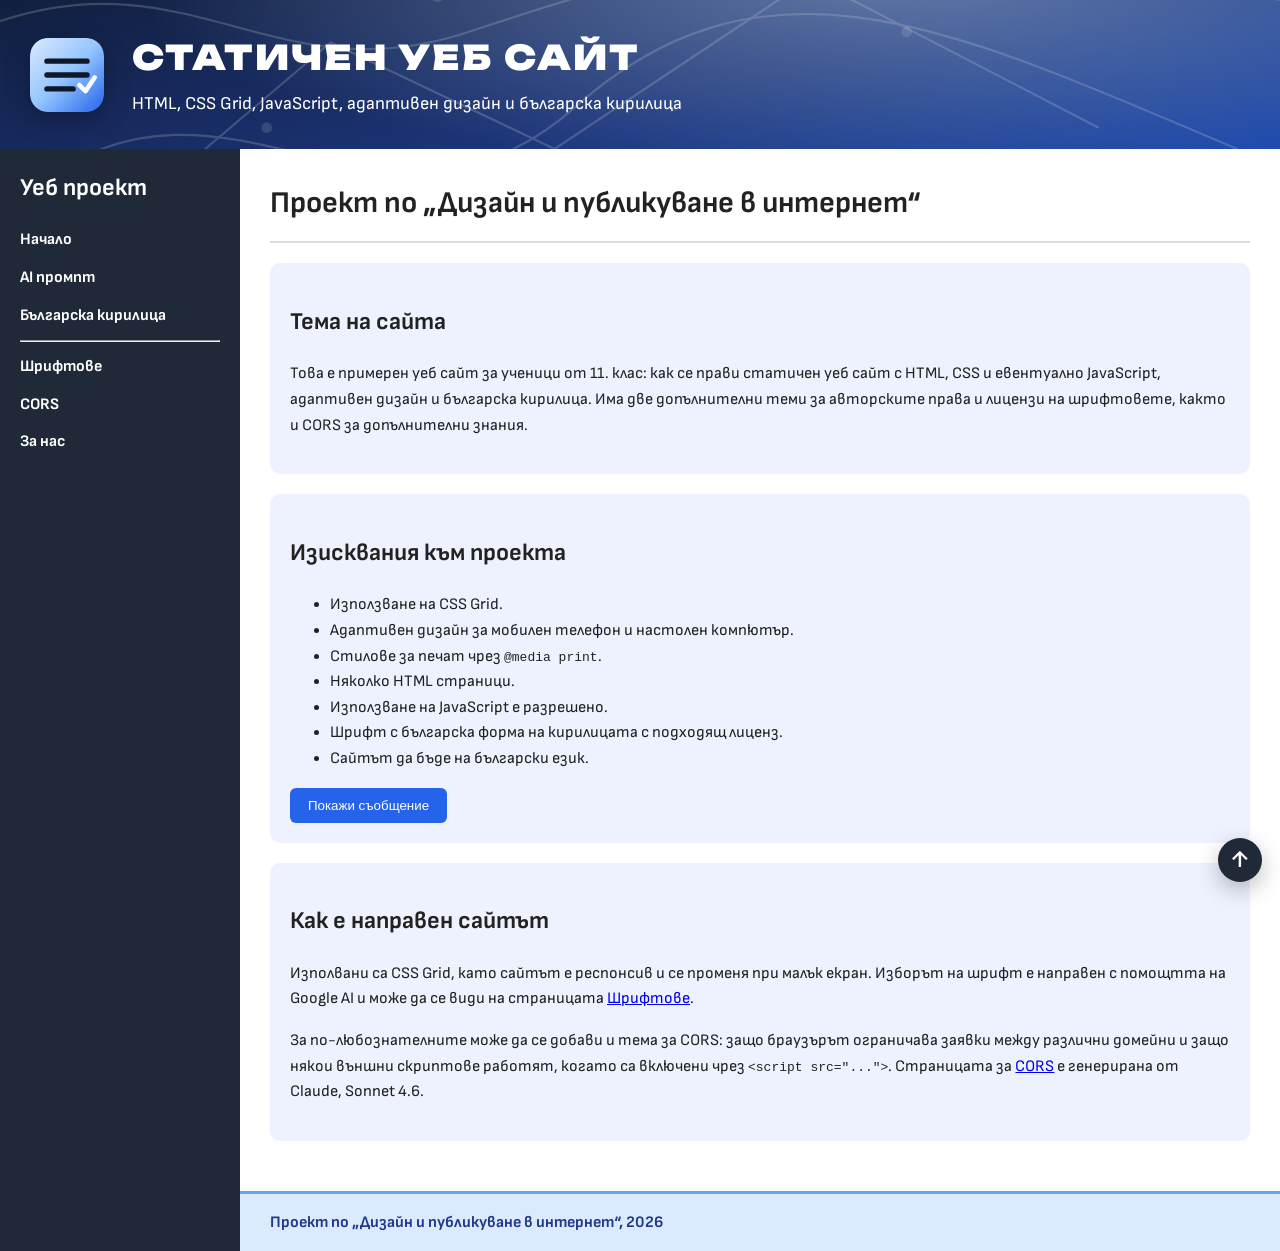
<file: index.html>
<!DOCTYPE html>
<html lang="bg">
<head>
    <meta charset="UTF-8">
    <meta name="viewport" content="width=device-width, initial-scale=1.0">
    <title>Начало</title>
    <link rel="stylesheet" href="styles.css">
</head>
<body>

<div class="page-grid">

    <aside>
        <h2>Уеб проект</h2>

        <button class="menu-toggle" onclick="toggleMenu()" aria-label="Покажи меню">⋮</button>

        <nav>
            <ul>
                <li><a href="index.html">Начало</a></li>
                <li><a href="ai.html">AI промпт</a></li>
                <li><a href="cyrillic.html">Българска кирилица</a></li>
				<li><hr></li>
				<li><a href="fonts.html">Шрифтове</a></li>
				<li><a href="cors.html">CORS</a></li>
                <li><a href="about.html">За нас</a></li>
            </ul>
        </nav>
    </aside>

    <header class="site-header" id="top">
        <img src="logo.svg" alt="Лого на проекта" class="logo">
        <div>
            <h1>Статичен уеб сайт</h1>
            <p>HTML, CSS Grid, JavaScript, адаптивен дизайн и българска кирилица</p>
        </div>
    </header>

    <main>
        <h2 class="page-title">Проект по „Дизайн и публикуване в интернет“</h2>

        <section class="card">
            <h2>Тема на сайта</h2>

            <p>
                Това е примерен уеб сайт за ученици от 11. клас:
                как се прави статичен уеб сайт с HTML, CSS и евентуално JavaScript,
                адаптивен дизайн и българска кирилица. 
				Има две допълнителни теми за авторските права и лицензи на шрифтовете,
				както и CORS за допълнителни знания.
            </p>
        </section>

        <section class="card">
            <h2>Изисквания към проекта</h2>

            <ul>
                <li>Използване на CSS Grid.</li>
                <li>Адаптивен дизайн за мобилен телефон и настолен компютър.</li>
                <li>Стилове за печат чрез <code>@media print</code>.</li>
                <li>Няколко HTML страници.</li>
                <li>Използване на JavaScript e разрешено.</li>
                <li>Шрифт с българска форма на кирилицата с подходящ лиценз.</li>
                <li>Сайтът да бъде на български език.</li>
            </ul>

            <button onclick="showMessage()">Покажи съобщение</button>
        </section>

        <section class="card">
            <h2>Как е направен сайтът</h2>

            <p>
                Изполвани са CSS Grid, като сайтът е респонсив и
                се променя при малък екран. Изборът на шрифт е направен
				с помощтта на Google AI и може да се види на страницата
                <a href="fonts.html">Шрифтове</a>.
            </p>

            <p>
                За по-любознателните може да се добави и тема за CORS:
                защо браузърът ограничава заявки между различни домейни
                и защо някои външни скриптове работят, когато са включени
                чрез <code>&lt;script src="..."&gt;</code>.
				Страницата за <a href="cors.html">CORS</a> 
				e генерирана от Claude, Sonnet 4.6.
            </p>
        </section>

    </main>

    <footer class="site-footer">
        Проект по „Дизайн и публикуване в интернет“, 2026
    </footer>

    <a href="#top" class="back-to-top" aria-label="Върни се в началото">↑</a>

</div>


</body>
</html>
</file>
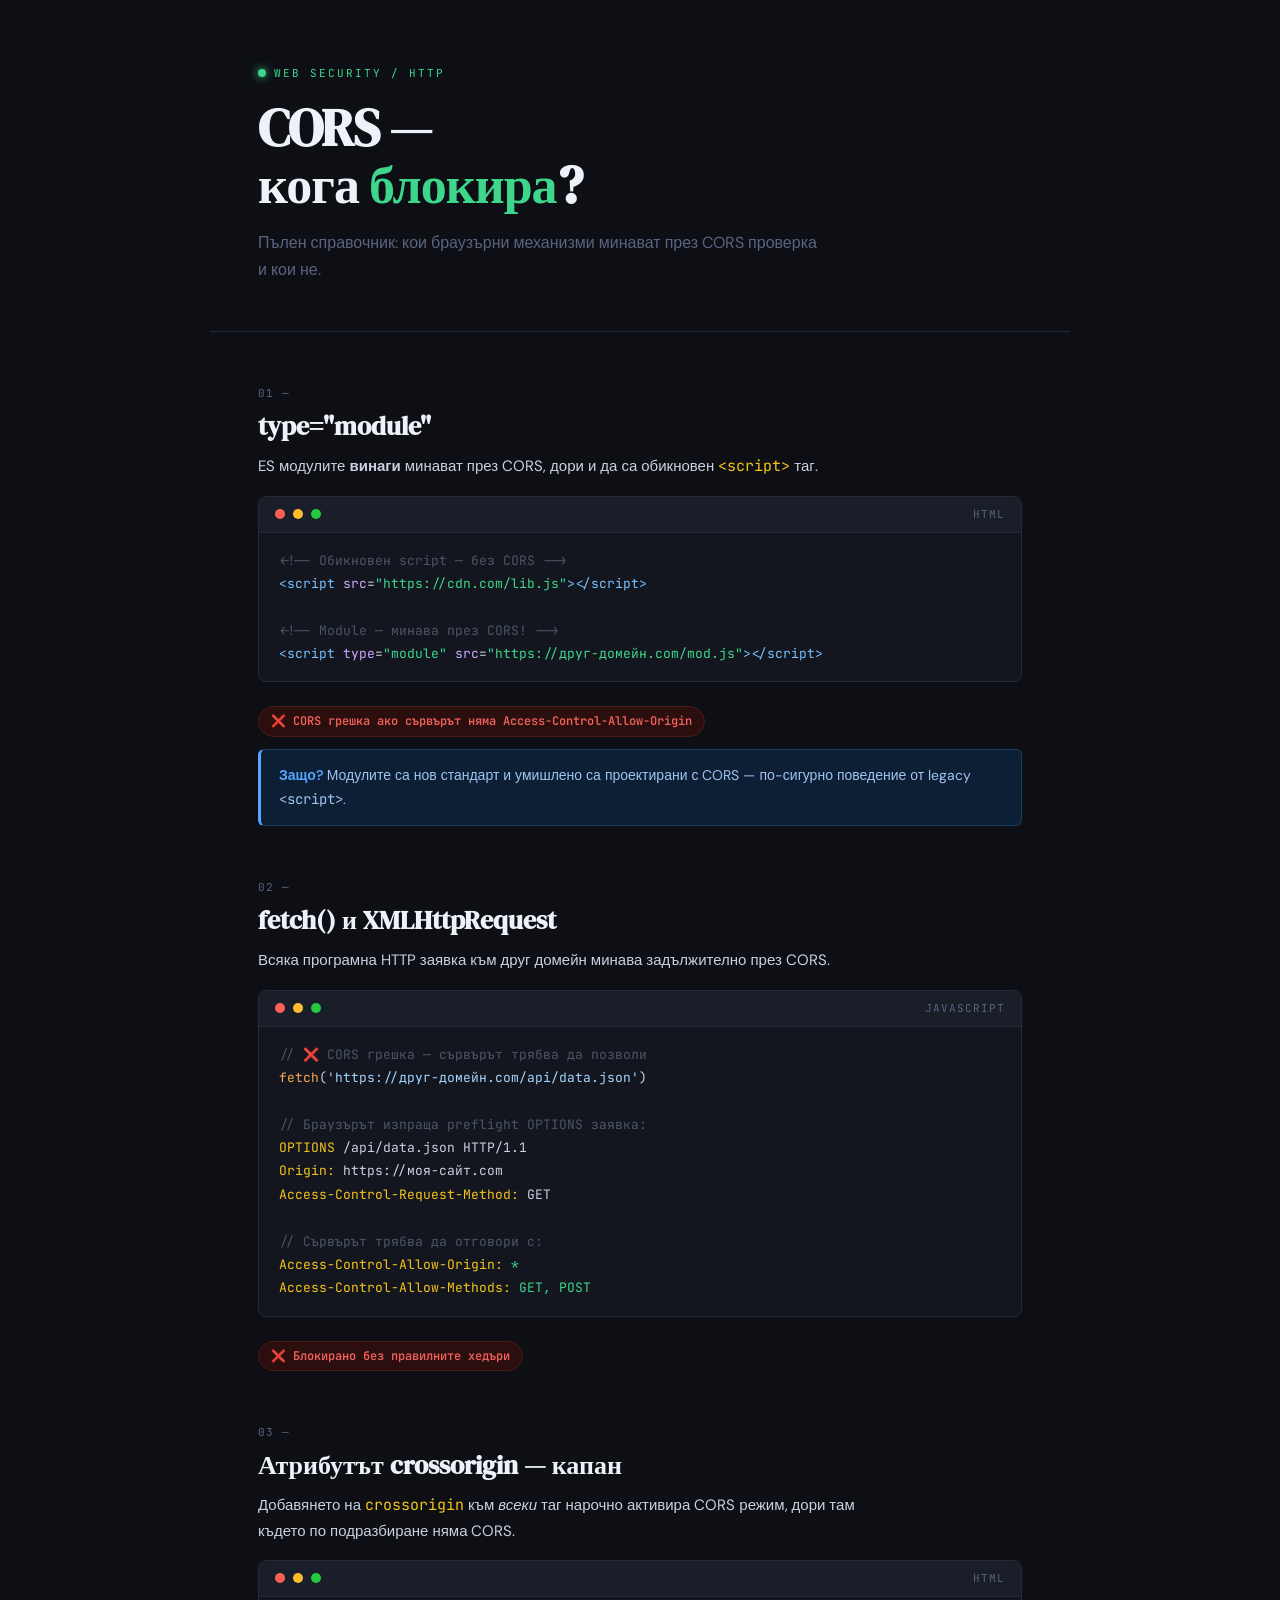
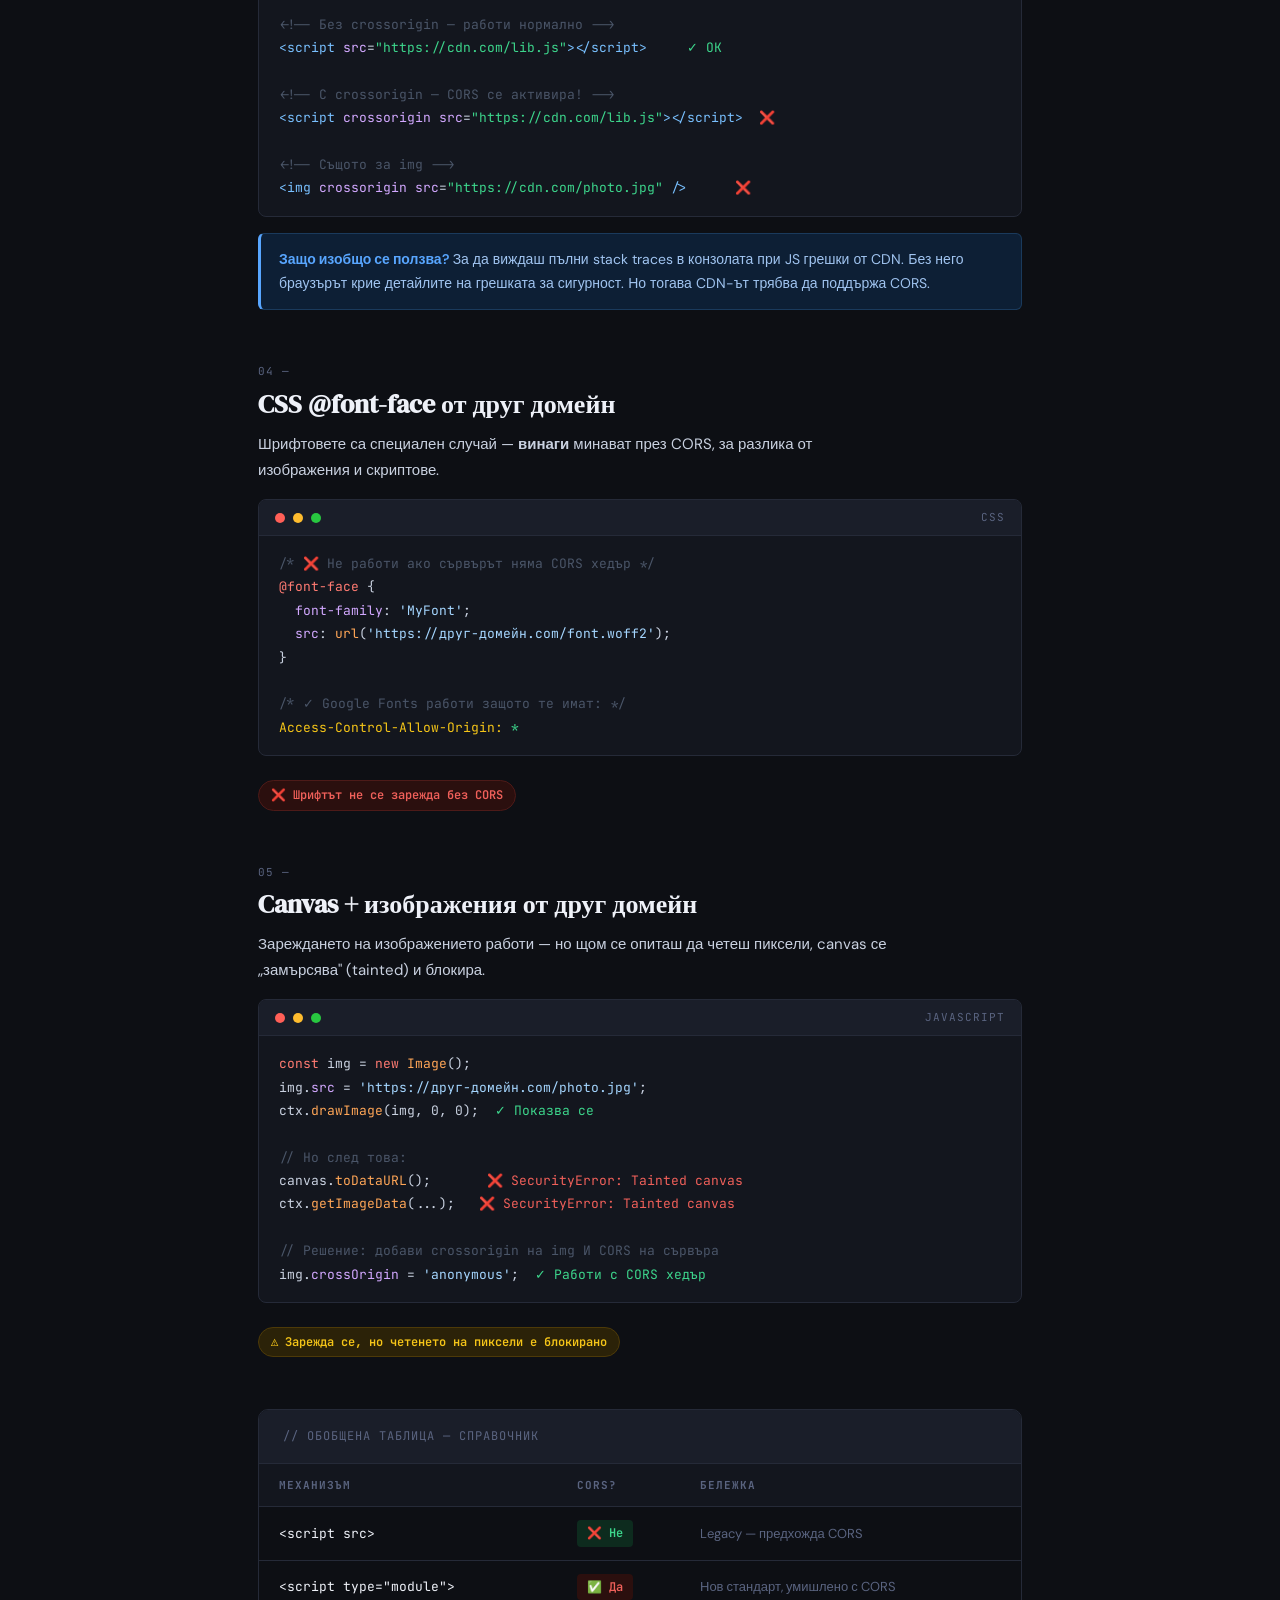
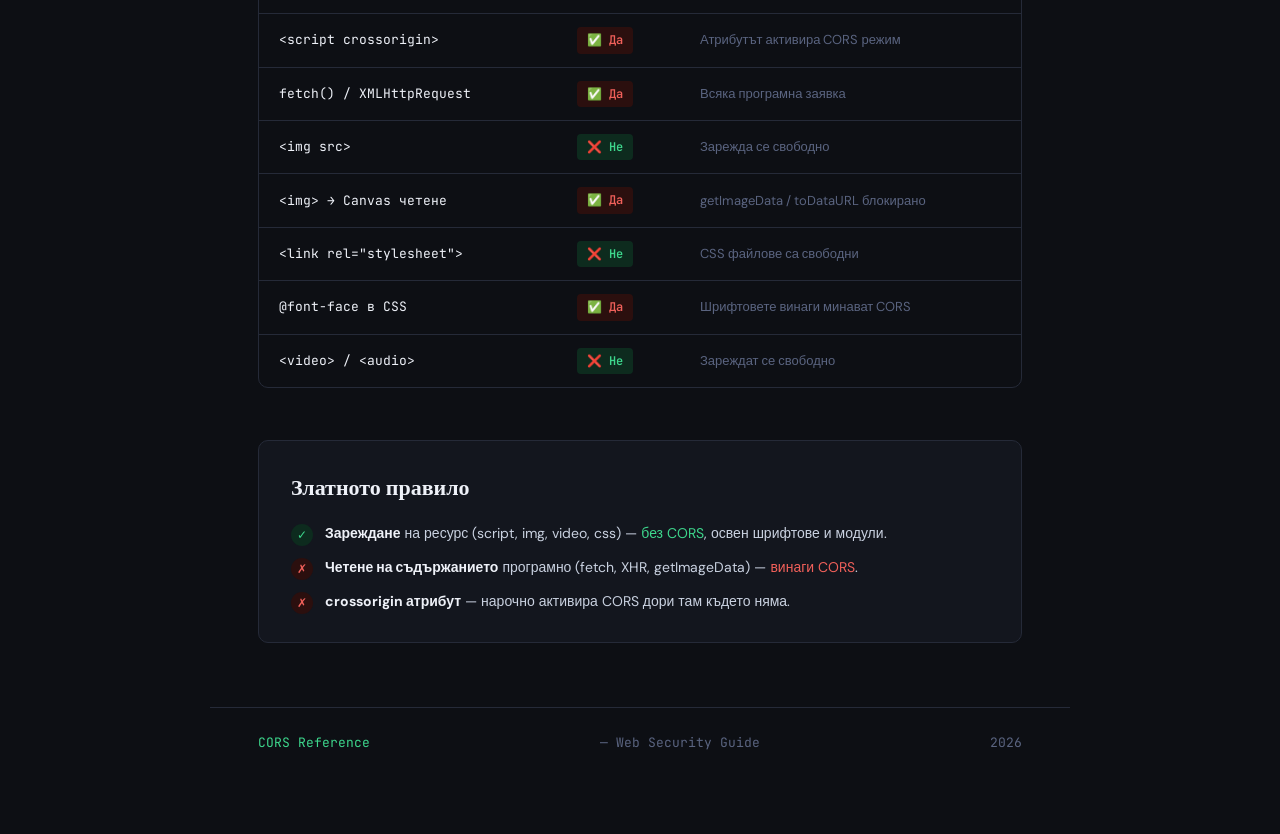
<file: cors.html>
<!DOCTYPE html>
<html lang="bg">
<head>
  <meta charset="UTF-8" />
  <meta name="viewport" content="width=device-width, initial-scale=1.0" />
  <title>CORS — Кога блокира?</title>
  <link rel="preconnect" href="https://fonts.googleapis.com" />
  <link rel="preconnect" href="https://fonts.gstatic.com" crossorigin />
  <link href="https://fonts.googleapis.com/css2?family=JetBrains+Mono:wght@400;600&family=DM+Sans:wght@400;500;600&family=DM+Serif+Display&display=swap" rel="stylesheet" />
  <style>
    *, *::before, *::after { box-sizing: border-box; margin: 0; padding: 0; }

    :root {
      --bg:        #0d0f14;
      --bg2:       #13161e;
      --bg3:       #1a1e29;
      --border:    #252a38;
      --text:      #c9d1e0;
      --text-dim:  #5a6480;
      --text-head: #eef1f8;
      --green:     #3dd68c;
      --green-bg:  #0d2b1e;
      --red:       #f0605a;
      --red-bg:    #2b0f0e;
      --yellow:    #f5c518;
      --yellow-bg: #2b2208;
      --blue:      #58a6ff;
      --blue-bg:   #0d1f35;
      --mono:      'JetBrains Mono', monospace;
      --sans:      'DM Sans', sans-serif;
      --serif:     'DM Serif Display', serif;
    }

    body {
      font-family: var(--sans);
      background: var(--bg);
      color: var(--text);
      line-height: 1.7;
      font-size: 15px;
      padding: 0 0 80px;
    }

    /* ── Hero ── */
    .hero {
      padding: 64px 48px 48px;
      border-bottom: 1px solid var(--border);
      max-width: 860px;
      margin: 0 auto;
    }
    .hero-tag {
      font-family: var(--mono);
      font-size: 11px;
      color: var(--green);
      letter-spacing: 2px;
      text-transform: uppercase;
      margin-bottom: 16px;
      display: flex;
      align-items: center;
      gap: 8px;
    }
    .hero-tag::before {
      content: '';
      display: inline-block;
      width: 8px; height: 8px;
      border-radius: 50%;
      background: var(--green);
      box-shadow: 0 0 8px var(--green);
    }
    .hero h1 {
      font-family: var(--serif);
      font-size: 52px;
      color: var(--text-head);
      line-height: 1.1;
      letter-spacing: -1px;
      margin-bottom: 16px;
    }
    .hero h1 span { color: var(--green); }
    .hero p {
      color: var(--text-dim);
      font-size: 16px;
      max-width: 560px;
    }

    /* ── Content ── */
    .content {
      max-width: 860px;
      margin: 0 auto;
      padding: 0 48px;
    }

    /* ── Section ── */
    .section {
      margin-top: 52px;
    }
    .section-num {
      font-family: var(--mono);
      font-size: 11px;
      color: var(--text-dim);
      letter-spacing: 1px;
      margin-bottom: 8px;
    }
    .section h2 {
      font-family: var(--serif);
      font-size: 26px;
      color: var(--text-head);
      margin-bottom: 12px;
      line-height: 1.2;
    }
    .section > p {
      color: var(--text);
      margin-bottom: 16px;
      max-width: 640px;
    }

    /* ── Code block ── */
    .code-block {
      background: var(--bg2);
      border: 1px solid var(--border);
      border-radius: 8px;
      overflow: hidden;
      margin: 16px 0;
      font-family: var(--mono);
      font-size: 13px;
    }
    .code-header {
      background: var(--bg3);
      padding: 8px 16px;
      display: flex;
      align-items: center;
      gap: 8px;
      border-bottom: 1px solid var(--border);
    }
    .code-dot { width: 10px; height: 10px; border-radius: 50%; }
    .code-lang {
      font-size: 11px;
      color: var(--text-dim);
      margin-left: auto;
      letter-spacing: 1px;
      text-transform: uppercase;
    }
    .code-body {
      padding: 16px 20px;
      white-space: pre;
      overflow-x: auto;
      line-height: 1.8;
    }
    .c-comment { color: #4a5568; }
    .c-tag     { color: #79c0ff; }
    .c-attr    { color: #d2a8ff; }
    .c-val     { color: var(--green); }
    .c-str     { color: #a5d6ff; }
    .c-fn      { color: #ffa657; }
    .c-kw      { color: #ff7b72; }
    .c-ok      { color: var(--green); }
    .c-err     { color: var(--red); }
    .c-hdr     { color: var(--yellow); }

    /* ── Result badge ── */
    .result {
      display: inline-flex;
      align-items: center;
      gap: 6px;
      padding: 4px 12px;
      border-radius: 20px;
      font-family: var(--mono);
      font-size: 12px;
      font-weight: 600;
      margin-top: 8px;
    }
    .result.ok  { background: var(--green-bg); color: var(--green); border: 1px solid #1a4d35; }
    .result.err { background: var(--red-bg);   color: var(--red);   border: 1px solid #4d1a18; }
    .result.warn{ background: var(--yellow-bg);color: var(--yellow);border: 1px solid #4d3a08; }

    /* ── Note box ── */
    .note {
      background: var(--blue-bg);
      border: 1px solid #1a3a5c;
      border-left: 3px solid var(--blue);
      border-radius: 6px;
      padding: 14px 18px;
      font-size: 14px;
      color: #a0c4f0;
      margin: 16px 0;
    }
    .note strong { color: var(--blue); font-weight: 600; }

    /* ── Big Table ── */
    .table-wrap {
      margin-top: 52px;
      border: 1px solid var(--border);
      border-radius: 10px;
      overflow: hidden;
    }
    .table-title {
      background: var(--bg3);
      padding: 16px 24px;
      font-family: var(--mono);
      font-size: 12px;
      color: var(--text-dim);
      letter-spacing: 1px;
      text-transform: uppercase;
      border-bottom: 1px solid var(--border);
    }
    table {
      width: 100%;
      border-collapse: collapse;
      font-size: 14px;
    }
    thead th {
      background: var(--bg2);
      padding: 12px 20px;
      text-align: left;
      font-size: 11px;
      font-family: var(--mono);
      letter-spacing: 1px;
      text-transform: uppercase;
      color: var(--text-dim);
      border-bottom: 1px solid var(--border);
    }
    tbody tr {
      border-bottom: 1px solid var(--border);
      transition: background 0.1s;
    }
    tbody tr:last-child { border-bottom: none; }
    tbody tr:hover { background: var(--bg2); }
    tbody td {
      padding: 13px 20px;
      vertical-align: middle;
    }
    .td-code {
      font-family: var(--mono);
      font-size: 13px;
      color: var(--text-head);
    }
    .td-desc {
      color: var(--text-dim);
      font-size: 13px;
    }
    .badge {
      display: inline-flex;
      align-items: center;
      gap: 5px;
      padding: 3px 10px;
      border-radius: 4px;
      font-family: var(--mono);
      font-size: 12px;
      font-weight: 600;
    }
    .badge.no  { background: var(--green-bg); color: var(--green); }
    .badge.yes { background: var(--red-bg);   color: var(--red);   }

    /* ── Rule box ── */
    .rule-box {
      margin-top: 52px;
      background: var(--bg2);
      border: 1px solid var(--border);
      border-radius: 10px;
      padding: 28px 32px;
    }
    .rule-box h3 {
      font-family: var(--serif);
      font-size: 22px;
      color: var(--text-head);
      margin-bottom: 16px;
    }
    .rule-list {
      list-style: none;
      display: flex;
      flex-direction: column;
      gap: 10px;
    }
    .rule-list li {
      display: flex;
      gap: 12px;
      align-items: flex-start;
      font-size: 14px;
    }
    .rule-icon {
      flex-shrink: 0;
      width: 22px; height: 22px;
      border-radius: 50%;
      display: flex; align-items: center; justify-content: center;
      font-size: 12px;
      margin-top: 2px;
    }
    .rule-icon.ok  { background: var(--green-bg); color: var(--green); }
    .rule-icon.bad { background: var(--red-bg);   color: var(--red);   }

    /* ── Footer ── */
    footer {
      max-width: 860px;
      margin: 64px auto 0;
      padding: 24px 48px 0;
      border-top: 1px solid var(--border);
      color: var(--text-dim);
      font-size: 13px;
      font-family: var(--mono);
      display: flex;
      justify-content: space-between;
    }
    footer span { color: var(--green); }
  </style>
</head>
<body>

  <div class="hero">
    <div class="hero-tag">Web Security / HTTP</div>
    <h1>CORS —<br>кога <span>блокира</span>?</h1>
    <p>Пълен справочник: кои браузърни механизми минават през CORS проверка и кои не.</p>
  </div>

  <div class="content">

    <!-- 1. type=module -->
    <div class="section">
      <div class="section-num">01 —</div>
      <h2>type="module"</h2>
      <p>ES модулите <strong>винаги</strong> минават през CORS, дори и да са обикновен <code style="font-family:var(--mono);color:var(--yellow)">&lt;script&gt;</code> таг.</p>
      <div class="code-block">
        <div class="code-header">
          <div class="code-dot" style="background:#ff5f57"></div>
          <div class="code-dot" style="background:#febc2e"></div>
          <div class="code-dot" style="background:#28c840"></div>
          <span class="code-lang">HTML</span>
        </div>
        <div class="code-body"><span class="c-comment">&lt;!-- Обикновен script — без CORS --&gt;</span>
<span class="c-tag">&lt;script</span> <span class="c-attr">src</span>=<span class="c-val">"https://cdn.com/lib.js"</span><span class="c-tag">&gt;&lt;/script&gt;</span>

<span class="c-comment">&lt;!-- Module — минава през CORS! --&gt;</span>
<span class="c-tag">&lt;script</span> <span class="c-attr">type</span>=<span class="c-val">"module"</span> <span class="c-attr">src</span>=<span class="c-val">"https://друг-домейн.com/mod.js"</span><span class="c-tag">&gt;&lt;/script&gt;</span></div>
      </div>
      <span class="result err">❌ CORS грешка ако сървърът няма Access-Control-Allow-Origin</span>
      <div class="note" style="margin-top:12px">
        <strong>Защо?</strong> Модулите са нов стандарт и умишлено са проектирани с CORS — по-сигурно поведение от legacy <code style="font-family:var(--mono)">&lt;script&gt;</code>.
      </div>
    </div>

    <!-- 2. fetch / XHR -->
    <div class="section">
      <div class="section-num">02 —</div>
      <h2>fetch() и XMLHttpRequest</h2>
      <p>Всяка програмна HTTP заявка към друг домейн минава задължително през CORS.</p>
      <div class="code-block">
        <div class="code-header">
          <div class="code-dot" style="background:#ff5f57"></div>
          <div class="code-dot" style="background:#febc2e"></div>
          <div class="code-dot" style="background:#28c840"></div>
          <span class="code-lang">JavaScript</span>
        </div>
        <div class="code-body"><span class="c-comment">// ❌ CORS грешка — сървърът трябва да позволи</span>
<span class="c-fn">fetch</span>(<span class="c-str">'https://друг-домейн.com/api/data.json'</span>)

<span class="c-comment">// Браузърът изпраща preflight OPTIONS заявка:</span>
<span class="c-hdr">OPTIONS</span> /api/data.json HTTP/1.1
<span class="c-hdr">Origin:</span> https://моя-сайт.com
<span class="c-hdr">Access-Control-Request-Method:</span> GET

<span class="c-comment">// Сървърът трябва да отговори с:</span>
<span class="c-hdr">Access-Control-Allow-Origin:</span> <span class="c-ok">*</span>
<span class="c-hdr">Access-Control-Allow-Methods:</span> <span class="c-ok">GET, POST</span></div>
      </div>
      <span class="result err">❌ Блокирано без правилните хедъри</span>
    </div>

    <!-- 3. crossorigin атрибут -->
    <div class="section">
      <div class="section-num">03 —</div>
      <h2>Атрибутът crossorigin — капан</h2>
      <p>Добавянето на <code style="font-family:var(--mono);color:var(--yellow)">crossorigin</code> към <em>всеки</em> таг нарочно активира CORS режим, дори там където по подразбиране няма CORS.</p>
      <div class="code-block">
        <div class="code-header">
          <div class="code-dot" style="background:#ff5f57"></div>
          <div class="code-dot" style="background:#febc2e"></div>
          <div class="code-dot" style="background:#28c840"></div>
          <span class="code-lang">HTML</span>
        </div>
        <div class="code-body"><span class="c-comment">&lt;!-- Без crossorigin — работи нормално --&gt;</span>
<span class="c-tag">&lt;script</span> <span class="c-attr">src</span>=<span class="c-val">"https://cdn.com/lib.js"</span><span class="c-tag">&gt;&lt;/script&gt;</span>     <span class="c-ok">✓ OK</span>

<span class="c-comment">&lt;!-- С crossorigin — CORS се активира! --&gt;</span>
<span class="c-tag">&lt;script</span> <span class="c-attr">crossorigin</span> <span class="c-attr">src</span>=<span class="c-val">"https://cdn.com/lib.js"</span><span class="c-tag">&gt;&lt;/script&gt;</span>  <span class="c-err">❌</span>

<span class="c-comment">&lt;!-- Същото за img --&gt;</span>
<span class="c-tag">&lt;img</span> <span class="c-attr">crossorigin</span> <span class="c-attr">src</span>=<span class="c-val">"https://cdn.com/photo.jpg"</span> <span class="c-tag">/&gt;</span>      <span class="c-err">❌</span></div>
      </div>
      <div class="note">
        <strong>Защо изобщо се ползва?</strong> За да виждаш пълни stack traces в конзолата при JS грешки от CDN. Без него браузърът крие детайлите на грешката за сигурност. Но тогава CDN-ът трябва да поддържа CORS.
      </div>
    </div>

    <!-- 4. @font-face -->
    <div class="section">
      <div class="section-num">04 —</div>
      <h2>CSS @font-face от друг домейн</h2>
      <p>Шрифтовете са специален случай — <strong>винаги</strong> минават през CORS, за разлика от изображения и скриптове.</p>
      <div class="code-block">
        <div class="code-header">
          <div class="code-dot" style="background:#ff5f57"></div>
          <div class="code-dot" style="background:#febc2e"></div>
          <div class="code-dot" style="background:#28c840"></div>
          <span class="code-lang">CSS</span>
        </div>
        <div class="code-body"><span class="c-comment">/* ❌ Не работи ако сървърът няма CORS хедър */</span>
<span class="c-kw">@font-face</span> {
  <span class="c-attr">font-family</span>: <span class="c-str">'MyFont'</span>;
  <span class="c-attr">src</span>: <span class="c-fn">url</span>(<span class="c-str">'https://друг-домейн.com/font.woff2'</span>);
}

<span class="c-comment">/* ✓ Google Fonts работи защото те имат: */</span>
<span class="c-hdr">Access-Control-Allow-Origin:</span> <span class="c-ok">*</span></div>
      </div>
      <span class="result err">❌ Шрифтът не се зарежда без CORS</span>
    </div>

    <!-- 5. Canvas tainted -->
    <div class="section">
      <div class="section-num">05 —</div>
      <h2>Canvas + изображения от друг домейн</h2>
      <p>Зареждането на изображението работи — но щом се опиташ да четеш пиксели, canvas се „замърсява" (tainted) и блокира.</p>
      <div class="code-block">
        <div class="code-header">
          <div class="code-dot" style="background:#ff5f57"></div>
          <div class="code-dot" style="background:#febc2e"></div>
          <div class="code-dot" style="background:#28c840"></div>
          <span class="code-lang">JavaScript</span>
        </div>
        <div class="code-body"><span class="c-kw">const</span> img = <span class="c-kw">new</span> <span class="c-fn">Image</span>();
img.<span class="c-attr">src</span> = <span class="c-str">'https://друг-домейн.com/photo.jpg'</span>;
ctx.<span class="c-fn">drawImage</span>(img, 0, 0);  <span class="c-ok">✓ Показва се</span>

<span class="c-comment">// Но след това:</span>
canvas.<span class="c-fn">toDataURL</span>();       <span class="c-err">❌ SecurityError: Tainted canvas</span>
ctx.<span class="c-fn">getImageData</span>(...);   <span class="c-err">❌ SecurityError: Tainted canvas</span>

<span class="c-comment">// Решение: добави crossorigin на img И CORS на сървъра</span>
img.<span class="c-attr">crossOrigin</span> = <span class="c-str">'anonymous'</span>;  <span class="c-ok">✓ Работи с CORS хедър</span></div>
      </div>
      <span class="result warn">⚠️ Зарежда се, но четенето на пиксели е блокирано</span>
    </div>

    <!-- Summary table -->
    <div class="table-wrap">
      <div class="table-title">// Обобщена таблица — справочник</div>
      <table>
        <thead>
          <tr>
            <th>Механизъм</th>
            <th>CORS?</th>
            <th>Бележка</th>
          </tr>
        </thead>
        <tbody>
          <tr>
            <td class="td-code">&lt;script src&gt;</td>
            <td><span class="badge no">❌ Не</span></td>
            <td class="td-desc">Legacy — предхожда CORS</td>
          </tr>
          <tr>
            <td class="td-code">&lt;script type="module"&gt;</td>
            <td><span class="badge yes">✅ Да</span></td>
            <td class="td-desc">Нов стандарт, умишлено с CORS</td>
          </tr>
          <tr>
            <td class="td-code">&lt;script crossorigin&gt;</td>
            <td><span class="badge yes">✅ Да</span></td>
            <td class="td-desc">Атрибутът активира CORS режим</td>
          </tr>
          <tr>
            <td class="td-code">fetch() / XMLHttpRequest</td>
            <td><span class="badge yes">✅ Да</span></td>
            <td class="td-desc">Всяка програмна заявка</td>
          </tr>
          <tr>
            <td class="td-code">&lt;img src&gt;</td>
            <td><span class="badge no">❌ Не</span></td>
            <td class="td-desc">Зарежда се свободно</td>
          </tr>
          <tr>
            <td class="td-code">&lt;img&gt; → Canvas четене</td>
            <td><span class="badge yes">✅ Да</span></td>
            <td class="td-desc">getImageData / toDataURL блокирано</td>
          </tr>
          <tr>
            <td class="td-code">&lt;link rel="stylesheet"&gt;</td>
            <td><span class="badge no">❌ Не</span></td>
            <td class="td-desc">CSS файлове са свободни</td>
          </tr>
          <tr>
            <td class="td-code">@font-face в CSS</td>
            <td><span class="badge yes">✅ Да</span></td>
            <td class="td-desc">Шрифтовете винаги минават CORS</td>
          </tr>
          <tr>
            <td class="td-code">&lt;video&gt; / &lt;audio&gt;</td>
            <td><span class="badge no">❌ Не</span></td>
            <td class="td-desc">Зареждат се свободно</td>
          </tr>
        </tbody>
      </table>
    </div>

    <!-- Golden rule -->
    <div class="rule-box">
      <h3>Златното правило</h3>
      <ul class="rule-list">
        <li>
          <div class="rule-icon ok">✓</div>
          <div><strong style="color:var(--text-head)">Зареждане</strong> на ресурс (script, img, video, css) — <span style="color:var(--green)">без CORS</span>, освен шрифтове и модули.</div>
        </li>
        <li>
          <div class="rule-icon bad">✗</div>
          <div><strong style="color:var(--text-head)">Четене на съдържанието</strong> програмно (fetch, XHR, getImageData) — <span style="color:var(--red)">винаги CORS</span>.</div>
        </li>
        <li>
          <div class="rule-icon bad">✗</div>
          <div><strong style="color:var(--text-head)">crossorigin атрибут</strong> — нарочно активира CORS дори там където няма.</div>
        </li>
      </ul>
    </div>

  </div><!-- /content -->

  <footer>
    <span>CORS Reference</span> — Web Security Guide
    <span style="color:var(--text-dim)">2026</span>
  </footer>

</body>
</html>
</file>
<file: styles.css>
@import url('https://fonts.googleapis.com/css2?family=Sofia+Sans:wght@400;700&family=Unbounded:wght@700;900&display=swap');

@font-face {
    font-family: "Ruslan Display";
    src: url("fonts/RuslanDisplay.ttf") format("truetype");
    font-weight: 400;
    font-style: normal;
}

* {
    box-sizing: border-box;
}

html {
    scroll-behavior: smooth;
}

body {
	font-family: 'Sofia Sans', Arial, sans-serif;
    /* Важно: Този ред активира българските форми в браузъра */
    font-variant-ligatures: common-ligatures;
    -webkit-font-feature-settings: "locl";
    
    margin: 0;
    /* font-family: 'PT Sans', Arial, sans-serif; */
    /* font-feature-settings: "locl"; */
    background-color: #f4f6f8;
    color: #222;
    line-height: 1.6;
}

.site-header h1 {
    font-family: 'Unbounded', 'Sofia Sans', Arial, sans-serif;
    font-weight: 900;
    text-transform: uppercase;
    letter-spacing: 0.06em;
}

.display-title {
    font-family: "Ruslan Display", "Sofia Sans", Arial, sans-serif;
    color: #4f5fa8;
    letter-spacing: 0.04em;
}

/* Основният layout е CSS Grid */
.page-grid {
    display: grid;
    grid-template-columns: 240px 1fr;
    grid-template-rows: auto 1fr auto;
    grid-template-areas:
        "site-header site-header"
        "sidebar content"
        "sidebar site-footer";
    min-height: 100vh;
}

/* Header-ът вече стои над двете колони */
.site-header {
    grid-area: site-header;
    display: grid;
    grid-template-columns: 82px 1fr;
    align-items: center;
    gap: 20px;
    padding: 30px;
    color: white;
    background-image:
        linear-gradient(rgba(15, 23, 42, 0.18), rgba(15, 23, 42, 0.18)),
        url("header-bg.svg");
    background-size: cover;
    background-position: center;
}

.logo {
    width: 74px;
    height: 74px;
    border-radius: 18px;
    box-shadow: 0 8px 24px rgba(0, 0, 0, 0.25);
}

.site-header h1 {
    margin: 0 0 6px;
    font-size: 34px;
}

.site-header p {
    margin: 0;
    font-size: 18px;
    max-width: 760px;
}

aside {
    grid-area: sidebar;
    background-color: #1f2937;
    color: white;
    padding: 20px;
}

aside h2 {
    margin-top: 0;
}

nav ul {
    list-style: none;
    padding: 0;
    margin: 0;
}

nav li {
    margin-bottom: 12px;
}

nav a {
    color: white;
    text-decoration: none;
    font-weight: bold;
}

nav a:hover {
    color: #93c5fd;
}

.menu-toggle {
    display: none;
    background: transparent;
    color: white;
    border: 1px solid #9ca3af;
    font-size: 26px;
    padding: 6px 12px;
    border-radius: 8px;
    cursor: pointer;
}

.menu-toggle:hover {
    background-color: #374151;
}

main {
    grid-area: content;
    padding: 30px;
    background-color: white;
}

.page-title {
    border-bottom: 2px solid #ddd;
    margin: 0 0 20px;
    padding-bottom: 14px;
    font-size: 30px;
}

.card {
    background-color: #eef2ff;
    padding: 20px;
    border-radius: 10px;
    margin-bottom: 20px;
}

.code {
    background-color: #111827;
    color: #d1fae5;
    padding: 15px;
    overflow-x: auto;
    border-radius: 8px;
    font-family: Consolas, "Courier New", monospace;
    white-space: pre-wrap;
}

button {
    background-color: #2563eb;
    color: white;
    border: none;
    padding: 10px 18px;
    border-radius: 6px;
    cursor: pointer;
}

button:hover {
    background-color: #1d4ed8;
}

/* Футърът е отделна Grid зона */
.site-footer {
    grid-area: site-footer;
    background-color: #dbeafe;
    color: #1e3a8a;
    border-top: 3px solid #60a5fa;
    padding: 16px 30px;
    font-weight: bold;
}

/* Стрелка за връщане в началото */
.back-to-top {
    position: fixed;
    right: 18px;
    bottom: 18px;
    width: 44px;
    height: 44px;
    display: grid;
    place-items: center;
    border-radius: 50%;
    background-color: #1f2937;
    color: white;
    text-decoration: none;
    font-size: 24px;
    font-weight: bold;
    box-shadow: 0 8px 22px rgba(0, 0, 0, 0.25);
    z-index: 20;
}

.back-to-top:hover {
    background-color: #2563eb;
}

/* Responsive дизайн за таблети и телефони */
@media screen and (max-width: 768px) {

    .page-grid {
        grid-template-columns: 1fr;
        grid-template-rows: auto auto 1fr auto;
        grid-template-areas:
            "sidebar"
            "site-header"
            "content"
            "site-footer";
    }

    /* На мобилен менюто с трите точки стои над header-а */
    aside {
        display: grid;
        grid-template-columns: 1fr auto;
        align-items: center;
        padding: 10px 14px;
    }

    aside h2 {
        margin: 0;
        font-size: 18px;
        text-align: left;
    }

    .menu-toggle {
        display: inline-block;
        justify-self: end;
    }

    nav {
        display: none;
        grid-column: 1 / -1;
        margin-top: 12px;
        text-align: right;
    }

    nav.open {
        display: block;
    }

    nav ul {
        display: flex;
        flex-direction: column;
        gap: 10px;
    }

    nav li {
        margin-bottom: 0;
    }

    .site-header {
        grid-template-columns: 1fr;
        text-align: center;
        justify-items: center;
        padding: 26px 18px;
    }

    .site-header h1 {
        font-size: 28px;
    }

    .site-header p {
        font-size: 16px;
    }

    main {
        padding: 18px;
    }

    .page-title {
        font-size: 25px;
    }

    .back-to-top {
        width: 40px;
        height: 40px;
        right: 12px;
        bottom: 12px;
        font-size: 22px;
    }
}

/* Стилове за печат */
@media print {

    aside,
    .back-to-top {
        display: none;
    }

    .page-grid {
        display: block;
    }

    .site-header {
        color: black;
        background: white;
        border-bottom: 2px solid #999;
        padding: 0 0 12px;
    }

    .logo {
        display: none;
    }

    body {
        background: white;
        color: black;
        font-size: 12pt;
    }

    main {
        padding: 0;
    }

    .card {
        background: white;
        border: 1px solid #ccc;
    }

    button {
        display: none;
    }

    .site-footer {
        background: white;
        color: black;
        border-top: 1px solid #999;
        padding: 10px 0 0;
    }
}
</file>
